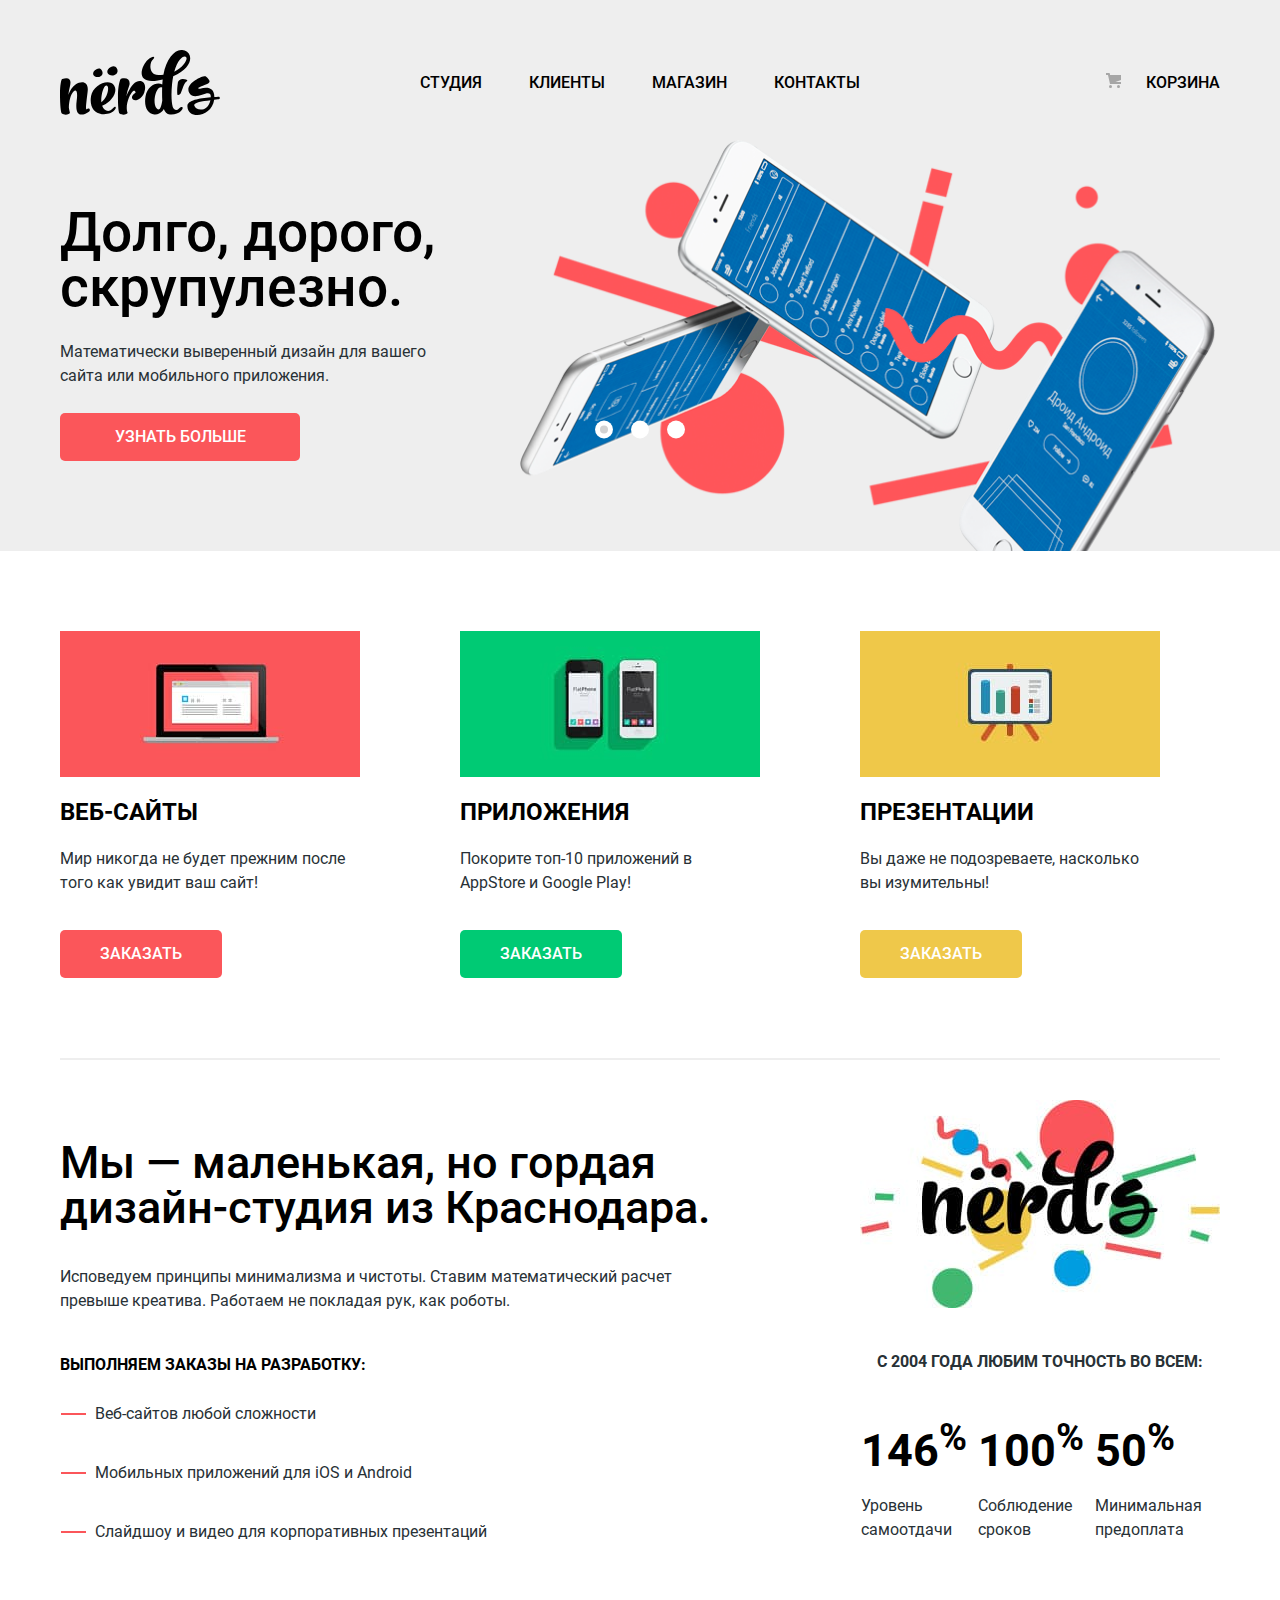
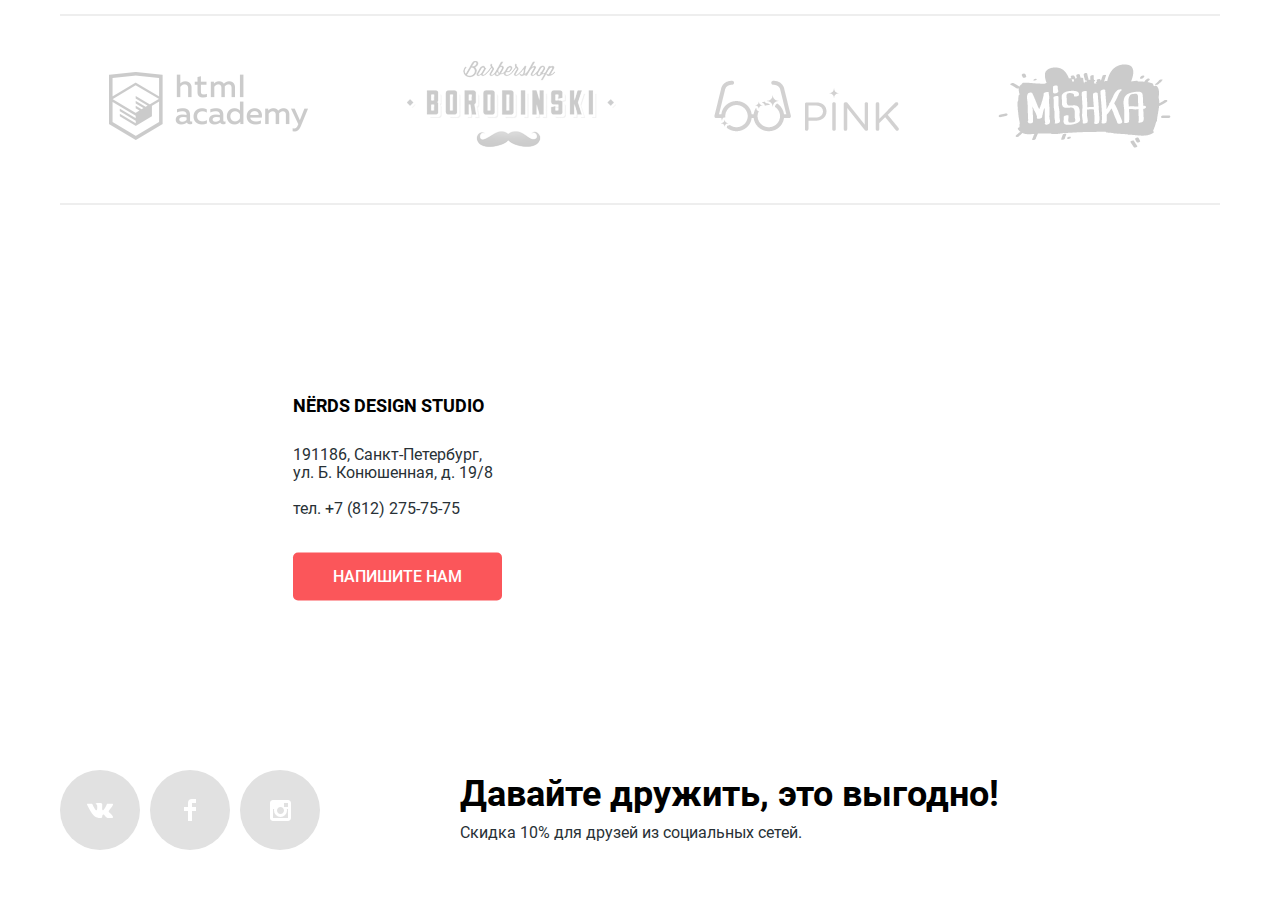
<file: index.html>
<!DOCTYPE html>
<html lang="ru">

<head>
  <meta charset="UTF-8">
  <meta name="viewport" content="width=device-width, initial-scale=1.0">
  <title>Интернет-магазин Nerd's</title>
  <link rel="stylesheet" href="css/styles.css">
</head>

<body>

  <header class="header">

    <div class="container">
      <nav class="nav">
        <a class="logo">
          <img class="logo__image" src="img/nerds-logo.svg" width="160" height="65"
            alt="Логотип Интернет-магазина Nerd's">
        </a>

        <ul class="nav__list">
          <li class="nav__item">
            <a class="nav__link" href="#">Студия</a>
          </li>
          <li class="nav__item">
            <a class="nav__link" href="#">Клиенты</a>
          </li>
          <li class="nav__item">
            <a class="nav__link" href="catalog.html">Магазин</a>
          </li>
          <li class="nav__item">
            <a class="nav__link" href="#">Контакты</a>
          </li>
        </ul>

        <ul class="nav-user__list">
          <li class="nav-user__item">
            <a class="nav-user__link" href="">Корзина</a>
          </li>
        </ul>
      </nav>
    </div>
  </header>

  <main class="main">
    <h1 class="visually-hidden">Интернет магазин «Nerds»</h1>

    <section class="slider">

      <div class="container">
        <h2 class="visually-hidden">Наши преимушества</h2>

        <div class="wrapp-slider">
          <ul class="slider__list">
            <li class="slider__item  item--one slider--visible">
              <p class="slider__slogan">Долго, дорого, скрупулезно.</p>
              <p class="slider__text">
                Математически выверенный дизайн
                для вашего сайта или мобильного приложения.
              </p>
              <a class="button slider__button" href="#">Узнать больше</a>
            </li>
            <li class="slider__item">
              <p class="slider__slogan">Долго, дорого, скрупулезно.</p>
              <p class="slider__text">
                Математически выверенный дизайн
                для вашего сайта или мобильного приложения.
              </p>
              <a class="button slider__button" href="#">Узнать больше</a>
            </li>
            <li class="slider__item">
              <p class="slider__slogan">Долго, дорого, скрупулезно.</p>
              <p class="slider__text">
                Математически выверенный дизайн
                для вашего сайта или мобильного приложения.
              </p>
              <a class="button slider__button" href="#">Узнать больше</a>
            </li>
          </ul>

          <ul class="slider-controls">
            <li class="slider-controls__item">
              <button class="control__button control__button--active" type="button" aria-label="Первый слайд"></button>
            </li>
            <li class="slider-controls__item">
              <button class="control__button" type="button" aria-label="Второй слайд"></button>
            </li>
            <li class="slider-controls__item">
              <button class="control__button" type="button" aria-label="Третий слайд"></button>
            </li>
          </ul>
        </div>

      </div>

    </section>

    <section class="services">

      <h2 class="visually-hidden">Услуги</h2>

      <div class="container">
        <ul class="services__list">
          <li class="services__item">
            <h3 class="services__title">Веб-сайты</h3>
            <img class="services__pic" src="/img/illustration-1.jpg" width="300" height="146" alt="Ноутбук">
            <p class="services__desc">
              Мир никогда не будет прежним после того как увидит ваш сайт!
            </p>
            <a href="#" class="button button--services button--color-red">Заказать</a>
          </li>
          <li class="services__item">
            <h3 class="services__title">Приложения</h3>
            <img class="services__pic" src="/img/illustration-2.jpg" width="300" height="146" alt="Ноутбук">
            <p class="services__desc">
              Покорите топ-10 приложений в AppStore и Google Play!
            </p>
            <a href="#" class="button button--services button--color-green">Заказать</a>
          </li>
          <li class="services__item">
            <h3 class="services__title">Презентации</h3>
            <img class="services__pic" src="/img/illustration-3.jpg" width="300" height="146" alt="Ноутбук">
            <p class="services__desc">
              Вы даже не подозреваете, насколько вы изумительны!
            </p>
            <a href="#" class="button button--services button--color-yellow">Заказать</a>
          </li>
        </ul>
      </div>

    </section>

    <section class="information">
      <h2 class="visually-hidden">О интернет-магазине Nerd's</h2>

      <div class="container">
        <div class="information__row">
          <div class="information__about">
            <p class="information__title">
              Мы — маленькая, но гордая дизайн-студия из Краснодара.
            </p>
            <p class="information__text">
              Исповедуем принципы минимализма и чистоты.
              Ставим математический расчет превыше креатива.
              Работаем не покладая рук, как роботы.
            </p>
            <p class="information__desc">
              Выполняем заказы на разработку:
            </p>
            <ul class="information__list">
              <li class="information__item">Веб-сайтов любой сложности</li>
              <li class="information__item">Мобильных приложений для iOS и Android</li>
              <li class="information__item">Слайдшоу и видео для корпоративных презентаций</li>
            </ul>
          </div>
          <div class="information__features">
            <img class="information__pic" src="/img/nerds-illustration.jpg" alt="Логотип Нердс">
            <table class="information__table">
              <caption class="information__caption">С 2004 года Любим точность во всем:</caption>
              <tr class="tbody">
                <td>146<sup>%</sup></td>
                <td>100<sup>%</sup></td>
                <td>50<sup>%</sup></td>
              </tr>
              <tr class="thead">
                <td>Уровень самоотдачи</td>
                <td>Соблюдение сроков</td>
                <td>Минимальная предоплата</td>
              </tr>
            </table>
          </div>
        </div>
      </div>
    </section>

    <section class="projects">
      <h2 class="visually-hidden">Наши работы</h2>
      <div class="container">

        <ul class="projects__list">
          <li class="projects__item">
            <a href="#" class="projects__link">
              <img class="projects__pic" src="/img/logo-1.png" alt="Логотип HTML Academy" class="projects__pic">
            </a>
          </li>
          <li class="projects__item">
            <a href="#" class="projects__link">
              <img class="projects__pic" src="/img/logo-2.png" alt="Логотип HTML Academy" class="projects__pic">
            </a>
          </li>
          <li class="projects__item">
            <a href="#" class="projects__link">
              <img class="projects__pic" src="/img/logo-3.png" alt="Логотип HTML Academy" class="projects__pic">
            </a>
          </li>
          <li class="projects__item">
            <a href="#" class="projects__link">
              <img class="projects__pic" src="/img/logo-4.png" alt="Логотип HTML Academy" class="projects__pic">
            </a>
          </li>
        </ul>

      </div>
    </section>

  </main>

  <footer class="footer">

    <div class="map">
      <iframe
        src="https://www.google.com/maps/embed?pb=!1m18!1m12!1m3!1d21252.38154636634!2d32.18975338691272!3d48.25383374545701!2m3!1f0!2f0!3f0!3m2!1i1024!2i768!4f13.1!3m3!1m2!1s0x40d0119849fb94b5%3A0x4b4d655481a517ad!2z0JrQvtC80L_QsNC90LXQtdCy0LrQsCwg0JrQuNGA0L7QstC-0LPRgNCw0LTRgdC60LDRjyDQvtCx0LvQsNGB0YLRjCwgMjg0MDA!5e0!3m2!1sru!2sua!4v1586850995695!5m2!1sru!2sua"
        frameborder="0" style="border:0;" allowfullscreen="" aria-hidden="false" tabindex="0">
      </iframe>
      <address class="map-address">
        <h2 class="map-address__title">Nёrds design studio</h2>
        <p class="map-address__text">
          191186, Санкт-Петербург, <br>
          ул. Б. Конюшенная, д. 19/8
        </p>
        <p class="map-address__tel">
          тел. +7 (812) 275-75-75
        </p>
        <a href="" class="button button--address">Напишите нам</a>
      </address>
    </div>

    <div class="container">
      <div class="footer__row">

        <ul class="footer-social">
          <li class="footer-social__item">
            <a href="#" class="footer-social__link">
              <svg xmlns="http://www.w3.org/2000/svg" width="26" height="15">
                <path fill="#FFF"
                  d="M16.138 11.51c.956-.309 2.18 2.04 3.483 2.939.978.681 1.727.534 1.727.534l3.473-.05s1.815-.112.957-1.554c-.071-.12-.503-1.069-2.585-3.022-2.177-2.043-1.882-1.712.739-5.244 1.597-2.153 2.236-3.468 2.036-4.028-.192-.539-1.365-.399-1.365-.399L20.69.713c-.381.001-.704.119-.851.515-.003.004-.621 1.666-1.445 3.079-1.741 2.989-2.436 3.148-2.724 2.961-.661-.433-.494-1.737-.494-2.664 0-2.897.432-4.105-.846-4.417-.427-.104-.739-.172-1.828-.182-1.392-.021-2.574 0-3.244.329-.445.223-.786.712-.579.74.26.035.843.16 1.155.586.401.552.389 1.789.389 1.789s.229 3.411-.54 3.834c-.528.29-1.25-.302-2.803-3.016-.793-1.388-1.392-2.922-1.392-2.922s-.116-.285-.326-.441c-.25-.185-.6-.244-.6-.244L.848.684S.29.7.085.946c-.182.218-.015.668-.015.668s2.909 6.881 6.203 10.347c3.02 3.182 6.452 2.971 6.452 2.971h1.555s.469-.054.709-.312c.224-.24.214-.691.214-.691s-.031-2.109.935-2.419z" />
              </svg>
            </a>
          </li>
          <li class="footer-social__item">
            <a href="#" class="footer-social__link">
              <svg xmlns="http://www.w3.org/2000/svg" width="12" height="22">
                <path fill="#FFF" d="M12 4V0H8a4 4 0 00-4 4v4H0v4h4v10h4V12h4V8H8V4h4z" />
              </svg>
            </a>
          </li>
          <li class="footer-social__item">
            <a href="#" class="footer-social__link">
              <svg height="21" width="21" xmlns="http://www.w3.org/2000/svg">
                <path
                  d="M18 0H3C1.35 0 0 1.35 0 3v15c0 1.65 1.35 3 3 3h15c1.65 0 3-1.35 3-3V3c0-1.65-1.35-3-3-3zm-7.5 7c1.93 0 3.5 1.57 3.5 3.5S12.43 14 10.5 14 7 12.43 7 10.5 8.57 7 10.5 7zM18 18H3V9h1.181A6.504 6.504 0 004 10.5a6.5 6.5 0 1013 0 6.45 6.45 0 00-.181-1.5H18zm0-11h-4V3h4z"
                  fill="#fff" />
              </svg>
            </a>
          </li>
        </ul>

        <div class="footer-disc">
          <p class="footer-disc__title">
            Давайте дружить, это выгодно!
          </p>
          <p class="footer-disc__text">
            Скидка 10% для друзей из социальных сетей.
          </p>
        </div>

      </div>
    </div>

  </footer>

  <section class="moda-popup">
    <h2 class="moda-popup__title">Напишите нам</h2>
    <form class="moda-popup__form" action="#" method="POST">
      <div class="moda-popup__row">
        <p class="moda-popup__name">
          <label class="moda-popup__label" for="form-name">Ваше имя:</label>
          <input type="text" name="name" id="form-name" placeholder="Имя Фамилия" required>
        </p>
        <p class="moda-popup__email">
          <label class="moda-popup__label" for="form-email">Ваше имя:</label>
          <input type="email" name="email" id="form-email" placeholder="email@example.com" required>
        </p>
      </div>
      <p class="moda-popup__message">
        <label class="moda-popup__label" for="form-message">Текст письма:</label>
        <textarea name="message" id="form-message">В свободной форме</textarea>
      </p>
      <button class="button button--modal-popup" type="submit">Отправить</button>
    </form>
    <button class="modal-close" type="button"></button>
  </section>

</body>

</html>
</file>
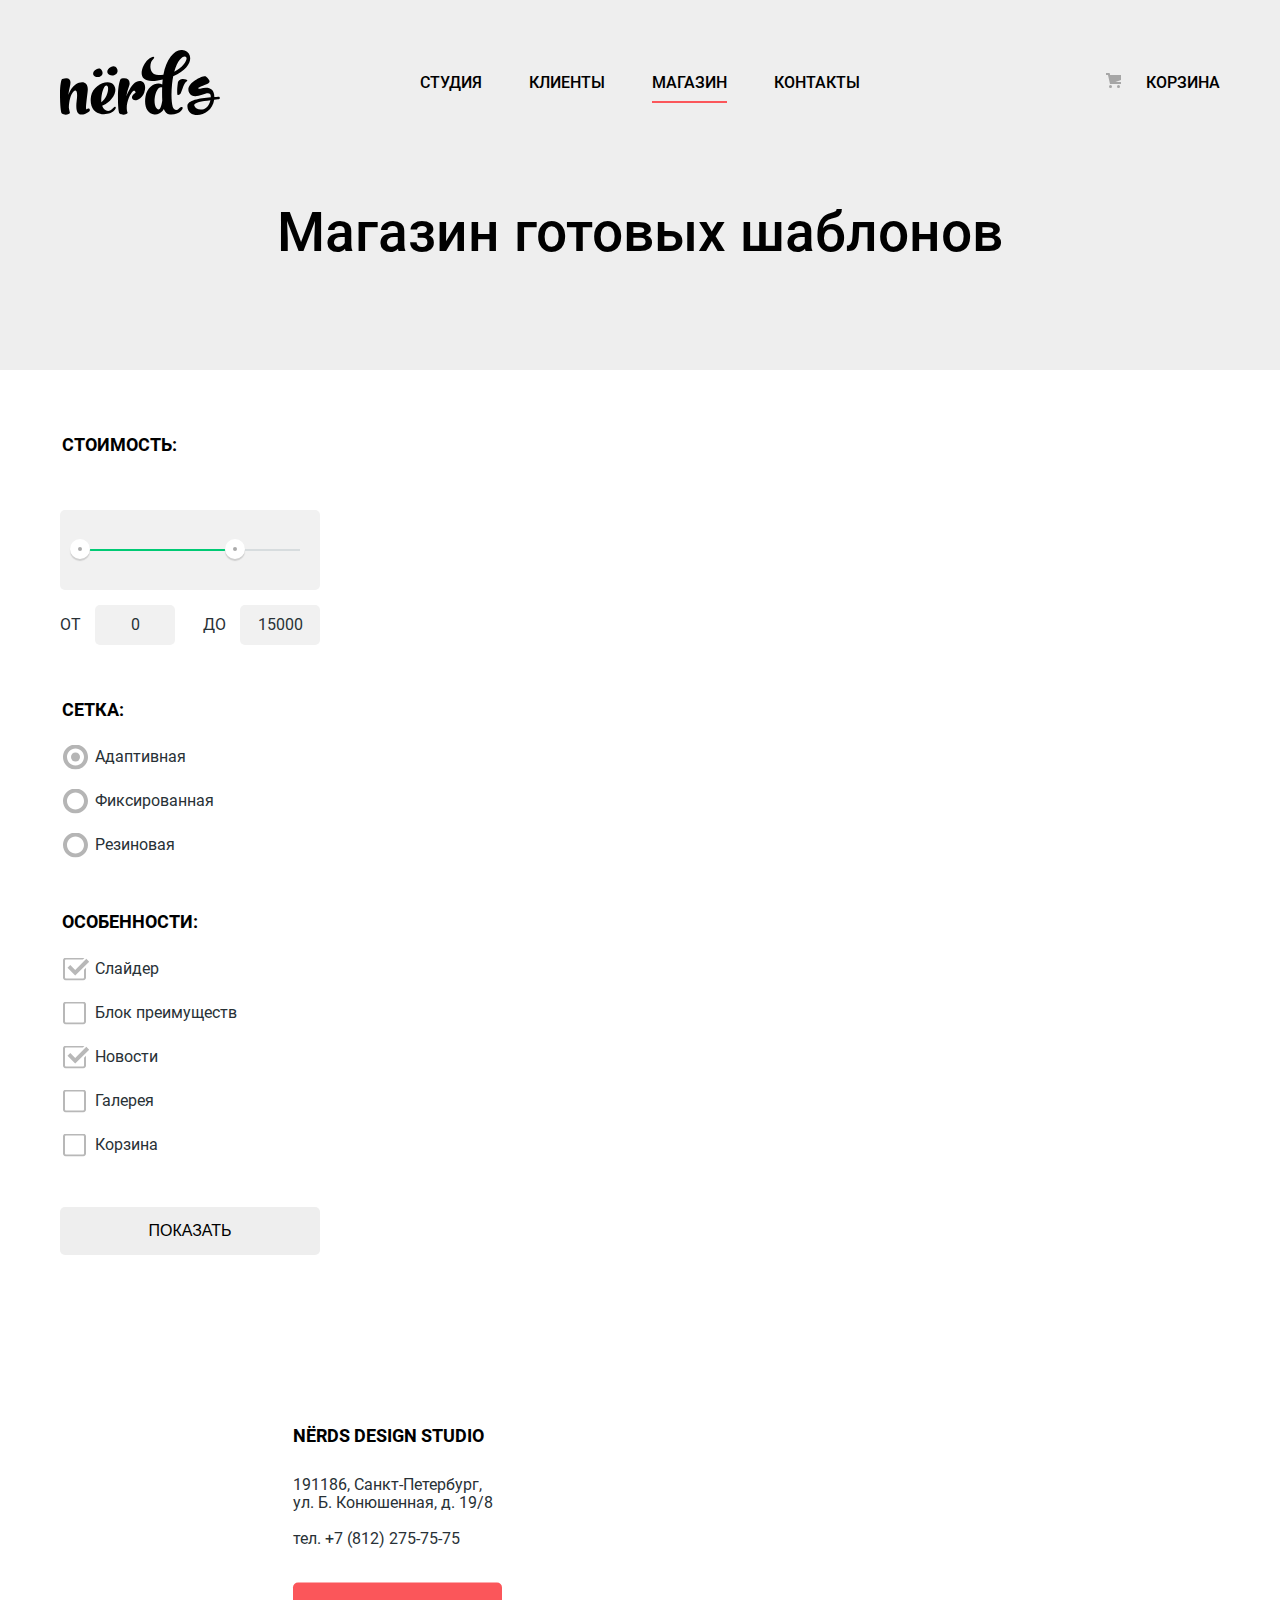
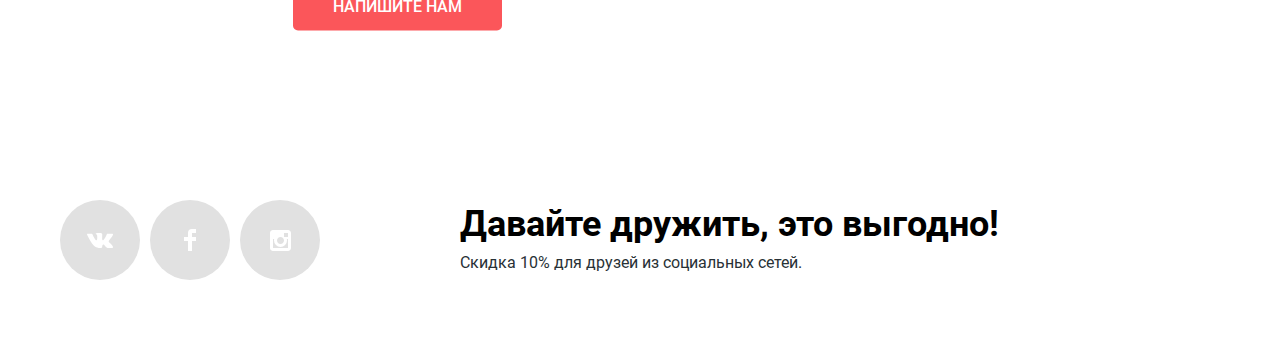
<file: catalog.html>
<!DOCTYPE html>
<html lang="ru">

<head>
  <meta charset="UTF-8">
  <meta name="viewport" content="width=device-width, initial-scale=1.0">
  <title>Интернет-магазин Nerd's</title>
  <link rel="stylesheet" href="css/styles.css">
</head>

<body>

  <header class="header">

    <div class="container">
      <nav class="nav">
        <a class="logo">
          <img class="logo__image" src="img/nerds-logo.svg" width="160" height="65"
            alt="Логотип Интернет-магазина Nerd's">
        </a>

        <ul class="nav__list">
          <li class="nav__item">
            <a class="nav__link" href="#">Студия</a>
          </li>
          <li class="nav__item">
            <a class="nav__link" href="#">Клиенты</a>
          </li>
          <li class="nav__item">
            <a class="nav__link link--active" href="#">Магазин</a>
          </li>
          <li class="nav__item">
            <a class="nav__link" href="#">Контакты</a>
          </li>
        </ul>

        <ul class="nav-user__list">
          <li class="nav-user__item">
            <a class="nav-user__link" href="">Корзина</a>
          </li>
        </ul>
      </nav>
    </div>
  </header>

  <main class="main">
    <h1 class="main-title">Магазин готовых шаблонов</h1>
    <div class="container container--wrap">
      <aside class="filter">
        <form class="filter-form" action="https://echo.htmlacademy.ru" method="POST">
          <fieldset class="fieldset">
            <legend class="legend">Стоимость:</legend>
            <div class="range-filter">
              <div class="range-controls">
                <div class="scale">
                  <div class="bar"></div>
                </div>
                <button class="toggle toggle-min" type="button"></button>
                <button class="toggle toggle-max" type="button"></button>
              </div>
              <div class="price-controls">
                <label class="min-price">
                  от <input type="text" name="min-price" value="0">
                </label>
                <label class="max-price">
                  до <input type="text" name="max-price" value="15000">
                </label>
              </div>
            </div>
          </fieldset>
          <fieldset class="fieldset">
            <legend class="legend">Сетка:</legend>
            <ul class="grid__list">
              <li class="grid__item">
                <input class="visually-hidden grid__radio" type="radio" id="adaptive" name="grid" value="adaptive"
                  checked>
                <label class="grid__label" for="adaptive">Адаптивная</label>
              </li>
              <li class="grid__item">
                <input class="visually-hidden grid__radio" type="radio" id="fixed" name="grid" value="fixed">
                <label class="grid__label" for="fixed">Фиксированная</label>
              </li>
              <li class="grid__item">
                <input class="visually-hidden grid__radio" type="radio" id="rubber" name="grid" value="rubber">
                <label class="grid__label" for="rubber">Резиновая</label>
              </li>
            </ul>
          </fieldset>
          <fieldset class="fieldset">
            <legend class="legend">Особенности:</legend>
            <ul class="features__list">
              <li class="features__item">
                <input class="visually-hidden features__checkbox" type="checkbox" name="slider" id="slider" checked>
                <label class="features__label" for="slider">Слайдер</label>
              </li>
              <li class="features__item">
                <input class="visually-hidden features__checkbox" type="checkbox" name="advantage-block"
                  id="advantage-block">
                <label class="features__label" for="advantage-block">Блок преимуществ</label>
              </li>
              <li class="features__item">
                <input class="visually-hidden features__checkbox" type="checkbox" name="news" id="news" checked>
                <label class="features__label" for="news">Новости</label>
              </li>
              <li class="features__item">
                <input class="visually-hidden features__checkbox" type="checkbox" name="gallery" id="gallery">
                <label class="features__label" for="gallery">Галерея</label>
              </li>
              <li class="features__item">
                <input class="visually-hidden features__checkbox" type="checkbox" name="basket" id="basket">
                <label class="features__label" for="basket">Корзина</label>
              </li>
            </ul>
          </fieldset>
          <button class="button button--filter" type="submit">Показать</button>
        </form>
      </aside>
      <section class="catalog">

      </section>
    </div>
  </main>

  <footer class="footer">

    <div class="map">
      <iframe
        src="https://www.google.com/maps/embed?pb=!1m18!1m12!1m3!1d21252.38154636634!2d32.18975338691272!3d48.25383374545701!2m3!1f0!2f0!3f0!3m2!1i1024!2i768!4f13.1!3m3!1m2!1s0x40d0119849fb94b5%3A0x4b4d655481a517ad!2z0JrQvtC80L_QsNC90LXQtdCy0LrQsCwg0JrQuNGA0L7QstC-0LPRgNCw0LTRgdC60LDRjyDQvtCx0LvQsNGB0YLRjCwgMjg0MDA!5e0!3m2!1sru!2sua!4v1586850995695!5m2!1sru!2sua"
        frameborder="0" style="border:0;" allowfullscreen="" aria-hidden="false" tabindex="0">
      </iframe>
      <address class="map-address">
        <h2 class="map-address__title">Nёrds design studio</h2>
        <p class="map-address__text">
          191186, Санкт-Петербург, <br>
          ул. Б. Конюшенная, д. 19/8
        </p>
        <p class="map-address__tel">
          тел. +7 (812) 275-75-75
        </p>
        <a href="" class="button button--address">Напишите нам</a>
      </address>
    </div>

    <div class="container">
      <div class="footer__row">

        <ul class="footer-social">
          <li class="footer-social__item">
            <a href="#" class="footer-social__link">
              <svg xmlns="http://www.w3.org/2000/svg" width="26" height="15">
                <path fill="#FFF"
                  d="M16.138 11.51c.956-.309 2.18 2.04 3.483 2.939.978.681 1.727.534 1.727.534l3.473-.05s1.815-.112.957-1.554c-.071-.12-.503-1.069-2.585-3.022-2.177-2.043-1.882-1.712.739-5.244 1.597-2.153 2.236-3.468 2.036-4.028-.192-.539-1.365-.399-1.365-.399L20.69.713c-.381.001-.704.119-.851.515-.003.004-.621 1.666-1.445 3.079-1.741 2.989-2.436 3.148-2.724 2.961-.661-.433-.494-1.737-.494-2.664 0-2.897.432-4.105-.846-4.417-.427-.104-.739-.172-1.828-.182-1.392-.021-2.574 0-3.244.329-.445.223-.786.712-.579.74.26.035.843.16 1.155.586.401.552.389 1.789.389 1.789s.229 3.411-.54 3.834c-.528.29-1.25-.302-2.803-3.016-.793-1.388-1.392-2.922-1.392-2.922s-.116-.285-.326-.441c-.25-.185-.6-.244-.6-.244L.848.684S.29.7.085.946c-.182.218-.015.668-.015.668s2.909 6.881 6.203 10.347c3.02 3.182 6.452 2.971 6.452 2.971h1.555s.469-.054.709-.312c.224-.24.214-.691.214-.691s-.031-2.109.935-2.419z" />
              </svg>
            </a>
          </li>
          <li class="footer-social__item">
            <a href="#" class="footer-social__link">
              <svg xmlns="http://www.w3.org/2000/svg" width="12" height="22">
                <path fill="#FFF" d="M12 4V0H8a4 4 0 00-4 4v4H0v4h4v10h4V12h4V8H8V4h4z" />
              </svg>
            </a>
          </li>
          <li class="footer-social__item">
            <a href="#" class="footer-social__link">
              <svg height="21" width="21" xmlns="http://www.w3.org/2000/svg">
                <path
                  d="M18 0H3C1.35 0 0 1.35 0 3v15c0 1.65 1.35 3 3 3h15c1.65 0 3-1.35 3-3V3c0-1.65-1.35-3-3-3zm-7.5 7c1.93 0 3.5 1.57 3.5 3.5S12.43 14 10.5 14 7 12.43 7 10.5 8.57 7 10.5 7zM18 18H3V9h1.181A6.504 6.504 0 004 10.5a6.5 6.5 0 1013 0 6.45 6.45 0 00-.181-1.5H18zm0-11h-4V3h4z"
                  fill="#fff" />
              </svg>
            </a>
          </li>
        </ul>

        <div class="footer-disc">
          <p class="footer-disc__title">
            Давайте дружить, это выгодно!
          </p>
          <p class="footer-disc__text">
            Скидка 10% для друзей из социальных сетей.
          </p>
        </div>

      </div>
    </div>

  </footer>

  <section class="moda-popup">
    <h2 class="moda-popup__title">Напишите нам</h2>
    <form class="moda-popup__form" action="#" method="POST">
      <div class="moda-popup__row">
        <p class="moda-popup__name">
          <label class="moda-popup__label" for="form-name">Ваше имя:</label>
          <input type="text" name="name" id="form-name" placeholder="Имя Фамилия" required>
        </p>
        <p class="moda-popup__email">
          <label class="moda-popup__label" for="form-email">Ваше имя:</label>
          <input type="email" name="email" id="form-email" placeholder="email@example.com" required>
        </p>
      </div>
      <p class="moda-popup__message">
        <label class="moda-popup__label" for="form-message">Текст письма:</label>
        <textarea name="message" id="form-message">В свободной форме</textarea>
      </p>
      <button class="button button--modal-popup" type="submit">Отправить</button>
    </form>
    <button class="modal-close" type="button"></button>
  </section>

</body>

</html>
</file>
<file: css/styles.css>
/*
* Подключаем шрифты на страницу
*/

@font-face {
  font-family: "Roboto";
  font-style: normal;
  font-weight: 400;
  font-display: swap;
  src: url("/fonts/roboto.woff2") format("woff2"),
    url("/fonts/roboto.woff") format("woff");
}

@font-face {
  font-family: "Roboto";
  font-style: normal;
  font-weight: 500;
  font-display: swap;
  src: url("/fonts/robotomedium.woff2") format("woff2"),
    url("/fonts/robotomedium.woff") format("woff");
}

@font-face {
  font-family: "Roboto";
  font-style: normal;
  font-weight: 700;
  font-display: swap;
  src: url("/fonts/robotobold.woff2") format("woff2"),
    url("/fonts/robotobold.woff") format("woff");
}

/*
* CSS Scrollbar With Progress Meter
*/

:root {
  --shadow: #43a047;
  --scrollbarBG: #eee;
  --thumbBG: #66bb6a;
}

::-webkit-scrollbar {
  width: 16px;
}

::-webkit-scrollbar-track {
  background: var(--scrollbarBG);
}

::-webkit-scrollbar-thumb {
  background-color: var(--thumbBG);
  box-shadow: 0 -100vh 0 100vh var(--shadow), 0 0 15px 5px black;
}

/*
************* Глобальные стили *********************
*/

:root {
  --black: #000000;

  box-sizing: border-box;
}

*,
*::before,
*::after {
  box-sizing: inherit;
}

html,
body {
  height: 100%;
}

body {
  position: relative;

  display: flex;
  flex-direction: column;
  margin: 0;
  padding: 0;
  min-width: 1200px;

  font-family: "Roboto", "Arial", sans-serif;
  font-size: 16px;
  line-height: 24px;
  color: #283136;
  font-weight: 400;
  -webkit-font-smoothing: antialiased;
  -moz-osx-font-smoothing: grayscale;

  background-color: #ffffff;
}

img {
  max-width: 100%;
  height: auto;
}

a {
  text-decoration: none;
}

.visually-hidden:not(:focus):not(:active),
input[type="checkbox"].visually-hidden,
input[type="radio"].visually-hidden,
input[type="file"].visually-hidden {
  position: absolute;

  margin: -1px;
  border: 0;
  padding: 0;
  width: 1px;
  height: 1px;

  white-space: nowrap;

  overflow: hidden;
  clip-path: inset(100%);
  clip: rect(0 0 0 0);
}

.container {
  width: 1200px;
  margin: 0 auto;
  padding-right: 20px;
  padding-left: 20px;
}

.button {
  display: inline-block;
  padding: 15px 40px;

  font-size: 16px;
  line-height: 18px;
  font-weight: 500;
  text-align: center;
  color: #ffffff;
  text-transform: uppercase;

  background-color: #fb565a;
  border: none;

  border-radius: 5px;
}

/*
********************* Стили header **********************
*/

.header {
  padding-top: 50px;
  padding-bottom: 25px;

  background-color: #eeeeee;
}

.nav {
  display: flex;
  align-items: center;
}

.logo {
  margin-right: 200px;

  line-height: 0;

  cursor: pointer;
}

.logo:hover,
.logo:focus {
  opacity: 0.8;
}

.logo:active {
  opacity: 0.3;
}

.nav__list {
  display: flex;
  justify-content: space-between;
  flex-wrap: wrap;
  width: 440px;
  margin: 0;
  padding: 0;

  list-style: none;
}

.nav__link {
  position: relative;

  font-weight: 500;
  line-height: 30px;
  color: var(--black);
  text-transform: uppercase;
}

.nav__link:hover,
.nav__link:focus,
.nav-user__link:hover,
.nav-user__link:focus {
  color: #fb565a;
}

.nav__link:active,
.nav-user__link:active {
  color: var(--black);
  opacity: 0.3;
}

.nav-user__list {
  display: flex;
  margin: 0;
  margin-left: auto;
  padding: 0;

  list-style: none;
}

.nav-user__link {
  position: relative;

  padding-left: 40px;

  font-weight: 500;
  line-height: 30px;
  color: var(--black);
  text-transform: uppercase;
}

.nav-user__link::before {
  content: "";

  position: absolute;
  top: 0;
  left: 0;

  width: 15px;
  height: 15px;

  background-image: url("../img/cart-icon.svg");
  background-repeat: no-repeat;
  background-position: 0 0;
}

.link--active::after {
  content: "";

  position: absolute;
  top: 28px;
  left: 0;

  width: 100%;
  height: 2px;

  background-color: #fb565a;
}

/*
*********************** Стили section слайдера **********************
*/

.slider {
  background-color: #eeeeee;
}

.wrapp-slider {
  position: relative;
}

.slider__list {
  margin: 0;
  padding: 0;

  list-style: none;
}

.slider__item {
  position: relative;

  display: none;
  padding-top: 65px;
  padding-bottom: 90px;
}

.item--one {
  background-image: url("../img/slide1.png");
  background-repeat: no-repeat;
  background-position: 460px 0;
  background-size: contain;
}

.slider--visible {
  display: block;
}

.slider__slogan {
  margin: 0;
  padding: 0;
  padding-bottom: 25px;
  width: 380px;

  color: var(--black);
  font-size: 55px;
  line-height: 55px;
  font-weight: 500;
}

.slider__text {
  margin: 0;
  padding: 0;
  padding-bottom: 25px;
  width: 380px;
}

.slider__button {
  width: 240px;
  box-sizing: border-box;
}

.slider__button:hover,
.slider__button:focus {
  background-color: #e74246;
}

.slider__button:active {
  color: rgba(255, 255, 255, 0.3);

  background-color: #d7373b;
}

.slider-controls {
  position: absolute;
  left: 50%;
  bottom: 100px;

  display: flex;
  justify-content: space-between;
  width: 90px;
  margin: 0;
  padding: 0;

  list-style: none;

  transform: translate(-50%, -50%);
}

.control__button {
  position: relative;

  display: inline-block;
  width: 18px;
  height: 18px;
  padding: 8px;

  background-color: #ffffff;
  border: 0;
  border-radius: 50%;

  cursor: pointer;
}

.control__button--active::after {
  content: "";

  position: absolute;
  top: 50%;
  left: 50%;

  width: 8px;
  height: 8px;

  background-color: #d2d2d2;
  border-radius: 50%;

  transform: translate(-50%, -50%);
}

/*
************************** Стили section услуги ***************************
*/

.services__list {
  display: flex;
  flex-wrap: wrap;
  margin: 0;
  padding: 0;
  padding-top: 80px;

  list-style: none;

  border-bottom: 2px solid #eeeeee;
}

.services__item {
  display: flex;
  flex-direction: column;
  width: 300px;
  margin-bottom: 80px;
  margin-right: 100px;
}

.services__item:last-child {
  margin-right: 0;
}

.services__title {
  order: 1;
  margin: 0;
  margin-bottom: 20px;

  font-size: 24px;
  color: var(--black);
  text-transform: uppercase;
  line-height: 30px;
  font-weight: 700;
}

.services__pic {
  margin-bottom: 20px;
}

.services__desc {
  order: 2;
  margin: 0;
  margin-bottom: 35px;
}

.button--services {
  align-self: start;
  order: 3;
}

.button--color-red:hover,
.button--color-red:focus {
  background-color: #e74246;
}

.button--color-red:active {
  color: rgba(255, 255, 255, 0.3);

  background-color: #d7373b;
}

.button--color-green {
  background-color: #00ca74;
}

.button--color-green:hover,
.button--color-green:focus {
  background-color: #00bc6c;
}

.button--color-green:active {
  color: rgba(255, 255, 255, 0.3);

  background-color: #00aa62;
}

.button--color-yellow {
  background-color: #efc84a;
}

.button--color-yellow:hover,
.button--color-yellow:focus {
  background-color: #eab534;
}

.button--color-yellow:active {
  color: rgba(255, 255, 255, 0.3);

  background-color: #e5a722;
}

/*
************************* Стили section о нердц *************************
*/

.information {
  padding-top: 40px;
}

.information__row {
  display: flex;
  justify-content: space-between;
  padding-bottom: 70px;

  border-bottom: 2px solid #eeeeee;
}

.information__about {
  width: 660px;
}

.information__features {
  width: 360px;
}

.information__title {
  margin: 0;
  margin-bottom: 35px;
  padding-top: 40px;

  font-size: 45px;
  line-height: 45px;
  font-weight: 500;
  color: var(--black);
}

.information__text {
  margin: 0;
  margin-bottom: 40px;
}

.information__desc {
  margin: 0;
  margin-bottom: 25px;

  font-weight: 700;
  color: var(--black);
  text-transform: uppercase;
}

.information__list {
  margin: 0;
  padding: 0;
  padding-left: 35px;

  list-style: none;
}

.information__item {
  position: relative;

  margin-bottom: 35px;
}

.information__item::before {
  content: "";

  position: absolute;
  top: 50%;
  left: -34px;

  width: 25px;
  height: 2px;

  background-color: #fb565a;

  transform: translateY(-50%);
}

.information__item:last-child {
  margin-bottom: 0;
}

.information__pic {
  margin-bottom: 35px;
}

.information__table {
  border-collapse: collapse;
}

.information__caption {
  margin-bottom: 40px;

  font-weight: 700;
  text-transform: uppercase;
}

.information__table .tbody {
  font-size: 45px;
  font-weight: 700;
  line-height: 45px;
  color: var(--black);
}

.information__table .thead td {
  padding-top: 20px;
}

/*
************************** Стили section работы ***********************
*/

.projects {
  margin-bottom: 80px;
}

.projects__list {
  display: flex;
  justify-content: space-around;
  align-items: center;
  margin: 0;
  padding: 0;
  padding-top: 45px;
  padding-bottom: 45px;

  list-style: none;

  border-bottom: 2px solid #eeeeee;
}

.projects__pic {
  opacity: 0.2;
}

.projects__link:hover .projects__pic,
.projects__link:focus .projects__pic {
  opacity: 1;
}

.projects__link:active .projects__pic {
  opacity: 0.1;
}

/*
***************************** Стили страницы каталог ****************************
*/

.main-title {
  margin: 0;
  padding-top: 65px;
  padding-bottom: 110px;

  color: #000000;
  font-size: 55px;
  line-height: 55px;
  font-weight: 500;
  text-align: center;

  background-color: #eeeeee;
}

.container--wrap {
  padding-top: 60px;
  padding-bottom: 60px;
}

.filter {
  width: 260px;
}

.fieldset {
  margin: 0;
  margin-bottom: 50px;
  padding: 0;

  border: none;
}

.legend {
  font-size: 18px;
  line-height: 30px;
  color: #000000;
  text-transform: uppercase;
  font-weight: 700;
}

.range-filter {
  width: 260px;
  margin-top: 50px;
}

.range-controls {
  position: relative;

  height: 80px;
  padding-top: 39px;
  padding-right: 20px;
  padding-left: 20px;
  margin-bottom: 15px;

  background-color: #f1f1f1;

  border-radius: 5px;
}

.scale {
  height: 2px;

  background-color: #d7dcde;
}

.bar {
  width: 70%;
  height: 2px;

  background-color: #00ca74;
}

.toggle {
  position: absolute;
  top: 29px;
  left: 0;

  width: 4px;
  height: 4px;

  padding: 2px;

  border: 8px solid #ffffff;
  background-color: #ababab;
  border-radius: 50%;
  box-shadow: 0 2px 1px 0 #cfcfcf;

  cursor: pointer;
}

.toggle-min {
  left: 10px;
}

.toggle-max {
  left: 165px;
}

.price-controls {
  font-size: 0;
}

.min-price,
.max-price {
  display: inline-block;
  width: 50%;

  font-size: 16px;
  text-transform: uppercase;
}

.max-price {
  text-align: right;
}

.price-controls input {
  width: 80px;
  padding: 8px 10px;
  margin-left: 10px;

  font: inherit;
  text-align: center;
  color: inherit;

  border: none;
  border-radius: 5px;
  background-color: #f1f1f1;
}

.grid__list,
.features__list {
  margin: 0;
  padding: 0;
  padding-top: 20px;

  list-style: none;
}

.grid__item,
.features__item {
  padding-left: 35px;
  margin-bottom: 20px;
}

.grid__item:last-child,
.features__item:last-child {
  margin-bottom: 0;
}

.grid__label,
.features__label {
  position: relative;

  display: block;

  cursor: pointer;
}

.grid__radio + .grid__label::before {
  content: "";

  position: absolute;
  top: 50%;
  left: -32px;

  width: 25px;
  height: 25px;

  background-image: url("/img/radio-off.svg");
  background-repeat: no-repeat;
  background-position: 0 0;

  transform: translateY(-50%);
}

.grid__radio:checked + .grid__label::before {
  content: "";

  position: absolute;
  top: 50%;
  left: -32px;

  width: 25px;
  height: 25px;

  background-image: url("/img/radio-on.svg");
  background-repeat: no-repeat;
  background-position: 0 0;

  transform: translateY(-50%);
}

.features__checkbox + .features__label::before {
  content: "";

  position: absolute;
  top: 50%;
  left: -32px;

  width: 27px;
  height: 23px;

  background-image: url("/img/checkbox-off.svg");
  background-repeat: no-repeat;
  background-position: 0 0;

  transform: translateY(-50%);
}

.features__checkbox:checked + .features__label::before {
  content: "";

  position: absolute;
  top: 50%;
  left: -32px;

  width: 27px;
  height: 23px;

  background-image: url("/img/checkbox-on.svg");
  background-repeat: no-repeat;
  background-position: 0 0;

  transform: translateY(-50%);
}

.button--filter {
  width: 100%;

  color: #000000;
  font-weight: 500;

  background-color: #eeeeee;
}

/*
*************************** Стили section footer ***************************
*/

.footer {
  margin-top: auto;
}

.footer__row {
  display: flex;
  align-items: center;
  padding-top: 70px;
  padding-bottom: 70px;
}

.map {
  position: relative;

  height: 415px;
}

.map iframe {
  width: 100%;
  height: 100%;

  border: 0;
}

.map-address {
  position: absolute;
  top: 50%;
  left: 19%;

  padding-top: 50px;
  padding-left: 50px;
  padding-right: 50px;

  font-style: normal;

  background-color: #ffffff;

  transform: translateY(-50%);
}

.map-address__title {
  margin: 0;
  margin-bottom: 25px;

  font-size: 18px;
  line-height: 30px;
  font-weight: bold;
  color: var(--black);
  text-transform: uppercase;
}

.map-address__text {
  margin: 0;
  margin-bottom: 18px;

  line-height: 18px;
}

.map-address__tel {
  margin: 0;
  margin-bottom: 35px;

  line-height: 18px;
}

.button--address {
  margin-bottom: 45px;
}

.button--address:hover,
.button--address:focus {
  background-color: #e74246;
}

.button--address:active {
  color: rgba(255, 255, 255, 0.3);

  background-color: #d7373b;
}

.footer-social {
  display: flex;
  justify-content: space-between;
  margin: 0;
  margin-right: 140px;
  padding: 0;
  width: 260px;

  list-style: none;
}

.footer-social__link {
  display: flex;
  justify-content: center;
  align-items: center;
  width: 80px;
  min-height: 80px;

  border-radius: 50%;

  background-color: #e1e1e1;
}

.footer-social__link:hover,
.footer-social__link:focus {
  background-color: #e74246;
}

.footer-social__link:active {
  color: rgba(255, 255, 255, 0.3);

  background-color: #d7373b;
}

.footer-social__link:active path {
  fill: rgba(255, 255, 255, 0.3);
}

.footer-disc {
  width: 560px;
}

.footer-disc__title {
  margin: 0;
  margin-bottom: 10px;

  font-size: 36px;
  line-height: 36px;
  font-weight: 700;
  color: var(--black);
}

.footer-disc__text {
  margin: 0;

  line-height: 22px;
}

/*
**************************** Стили section moda-popup *****************************
*/

.moda-popup {
  position: fixed;
  bottom: 180px;
  left: 50%;

  display: none;
  width: 960px;
  padding: 75px 100px 85px;
  box-sizing: border-box;

  background-color: #ffffff;

  transform: translateX(-50%);
}

.open--popup {
  display: block;
}

.moda-popup__label {
  display: block;
  margin-bottom: 10px;

  color: var(--black);
  font-size: 16px;
  line-height: 18px;
  font-weight: 700;
}

.moda-popup__row {
  display: flex;
  flex-wrap: wrap;
  margin-bottom: 35px;
}

.moda-popup__title {
  margin: 0;
  margin-bottom: 45px;

  font-size: 45px;
  font-weight: 500;
  line-height: 45px;
  color: var(--black);
}

.moda-popup__name {
  margin: 0;
  margin-right: 40px;
  width: 360px;
}

.moda-popup__name input {
  width: 360px;
  padding: 15px;
  box-sizing: border-box;

  font: inherit;

  border: 2px solid #d7dcde;
  border-radius: 3px;
}

.moda-popup__name input::placeholder {
  color: #444444;
}

.moda-popup__email {
  margin: 0;
  width: 360px;
}

.moda-popup__email input {
  width: 360px;
  padding: 15px;
  box-sizing: border-box;

  font: inherit;

  border: 2px solid #d7dcde;
  border-radius: 3px;
}

.moda-popup__email input::placeholder {
  color: #444444;
}

.moda-popup__message {
  margin: 0;
  margin-bottom: 45px;
}

.moda-popup__message textarea {
  width: 760px;
  padding: 15px;
  box-sizing: border-box;

  font: inherit;
  color: #444444;

  border: 2px solid #d7dcde;
  border-radius: 3px;
}

.button--modal-popup {
  width: 260px;

  border: none;
}

.modal-close {
  position: absolute;
  top: 80px;
  right: 90px;

  width: 22px;
  height: 22px;

  background-color: transparent;
  border: none;
}

.modal-close::before {
  content: "";

  position: absolute;
  top: 8px;
  left: -2px;

  width: 27px;
  height: 5px;
  opacity: 0.3;

  background-color: #fb565a;

  transform: rotate(45deg);
}

.modal-close::after {
  content: "";

  position: absolute;
  top: 8px;
  left: -2px;

  width: 27px;
  height: 5px;
  opacity: 0.3;

  background-color: #fb565a;

  transform: rotate(-45deg);
}

.modal-close:hover::before,
.modal-close:hover::after,
.modal-close:focus::before,
.modal-close:focus::after {
  opacity: 1;
}

.modal-close:active::before,
.modal-close:active::after {
  opacity: 0.1;
}
</file>
